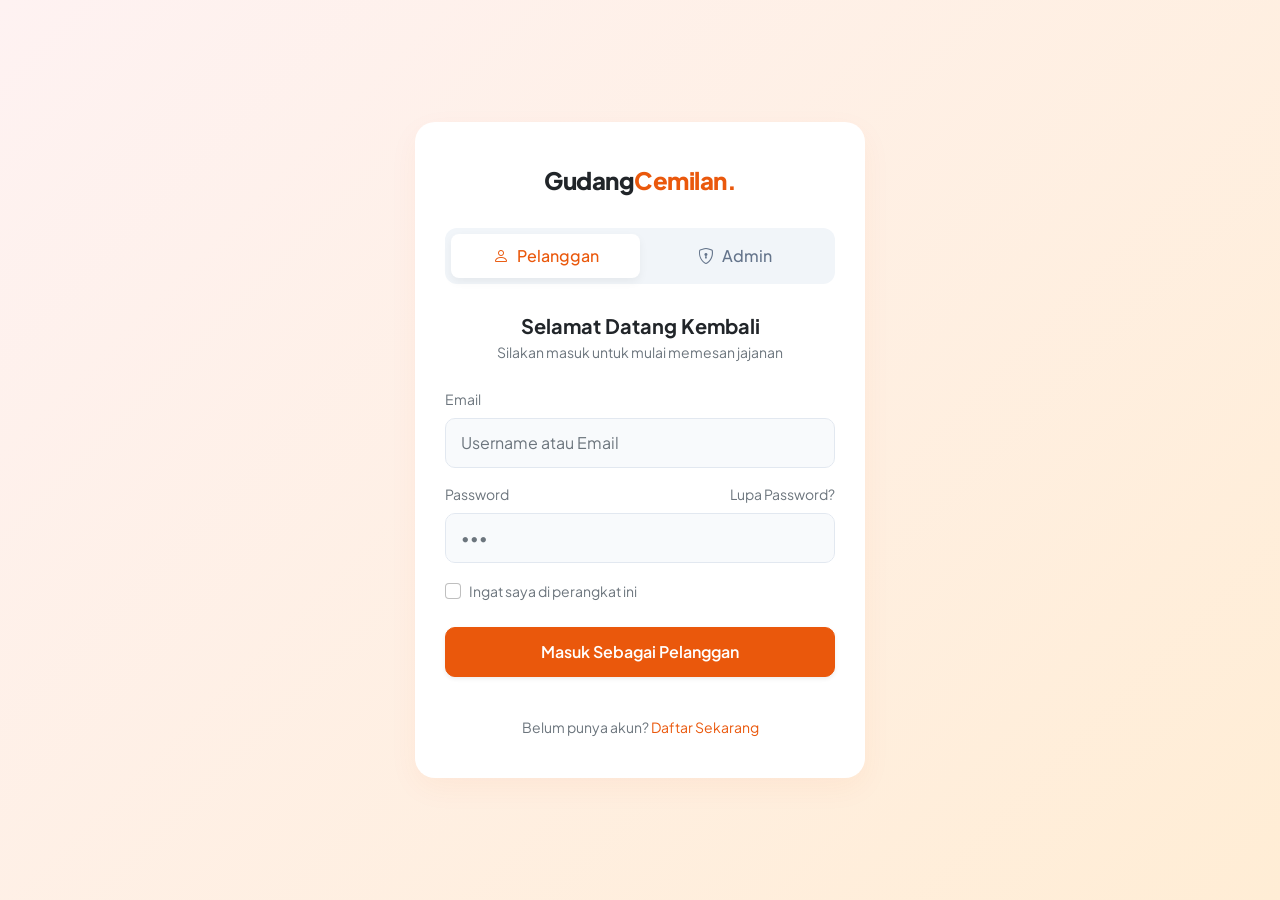
<file: index.html>
<!DOCTYPE html>
<html lang="id">

<head>
    <meta charset="UTF-8">
    <meta name="viewport" content="width=device-width, initial-scale=1.0">
    <title>Masuk | GudangCemilan</title>

    <link href="css/bootstrap.min.css" rel="stylesheet">
    <link href="css/index.css" rel="stylesheet">
    <link rel="stylesheet" href="https://cdn.jsdelivr.net/npm/bootstrap-icons@1.11.0/font/bootstrap-icons.css">
    <link href="https://fonts.googleapis.com/css2?family=Plus+Jakarta+Sans:wght@300;400;500;600;700;800&display=swap" rel="stylesheet">
</head>

<body>

    <div class="login-container mx-3">
        <div class="brand-logo text-dark">
            Gudang<span class="text-primary">Cemilan.</span>
        </div>

        <ul class="nav nav-pills nav-justified nav-pills-custom" id="loginTab" role="tablist">
            <li class="nav-item" role="presentation">
                <button class="nav-link active" id="user-tab" data-bs-toggle="tab" data-bs-target="#user-login"
                    type="button" role="tab">
                    <i class="bi bi-person me-2"></i>Pelanggan
                </button>
            </li>
            <li class="nav-item" role="presentation">
                <button class="nav-link" id="admin-tab" data-bs-toggle="tab" data-bs-target="#admin-login" type="button"
                    role="tab">
                    <i class="bi bi-shield-lock me-2"></i>Admin
                </button>
            </li>
        </ul>

        <div class="tab-content" id="loginTabContent">

            <div class="tab-pane fade show active" id="user-login" role="tabpanel">
                <div class="text-center mb-4">
                    <h5 class="fw-bold mb-1">Selamat Datang Kembali</h5>
                    <p class="text-muted small">Silakan masuk untuk mulai memesan jajanan</p>
                </div>
                <form>
                    <div class="mb-3">
                        <label class="form-label small fw-medium text-secondary">Email</label>
                        <input type="email" class="form-control" placeholder="Username atau Email" required>
                    </div>
                    <div class="mb-3">
                        <div class="d-flex justify-content-between">
                            <label class="form-label small fw-medium text-secondary">Password</label>
                            <a href="#" class="text-decoration-none small text-muted btn-lupa-password">Lupa Password?</a>
                        </div>
                        <input type="password" class="form-control" placeholder="•••" required>
                    </div>
                    <div class="form-check mb-4">
                        <input class="form-check-input" type="checkbox" id="rememberUser">
                        <label class="form-check-label small text-secondary" for="rememberUser">
                            Ingat saya di perangkat ini
                        </label>
                    </div>
                    <button type="submit" class="btn btn-primary btn-login w-100 shadow-sm mb-3">Masuk Sebagai Pelanggan</button>
                </form>
                <div class="text-center mt-4">
                    <p class="small text-secondary mb-0">Belum punya akun? 
                        <a href="#" data-bs-toggle="modal" data-bs-target="#modalDaftar" class="text-decoration-none text-primary fw-medium id-btn-daftar">Daftar Sekarang</a>
                    </p>
                </div>
            </div>

            <div class="tab-pane fade" id="admin-login" role="tabpanel">
                <div class="text-center mb-4">
                    <h5 class="fw-bold mb-1">Admin Portal</h5>
                    <p class="text-muted small">Area khusus manajemen dan pengelolaan toko</p>
                </div>
                <form>
                    <div class="mb-3">
                        <label class="form-label small fw-medium text-secondary">Username / ID Admin</label>
                        <input type="text" class="form-control" placeholder="Username" required>
                    </div>
                    <div class="mb-3">
                        <label class="form-label small fw-medium text-secondary">Password Keamanan</label>
                        <input type="password" class="form-control" placeholder="•••" required>
                    </div>
                    <button type="submit" class="btn btn-dark btn-login w-100 shadow-sm">Masuk Dashboard</button>
                </form>
            </div>

        </div>
    </div>

    <div class="modal fade" id="modalDaftar" tabindex="-1" aria-labelledby="modalDaftarLabel" aria-hidden="true">
        <div class="modal-dialog modal-dialog-centered">
            <div class="modal-content">
                <div class="modal-header border-0 py-3">
                    <h5 class="modal-title fw-bold text-dark" id="modalDaftarLabel">
                        <i class="bi bi-person-plus-fill text-primary me-2"></i>Gabung GudangCemilan
                    </h5>
                    <button type="button" class="btn-close" data-bs-shadow="none" data-bs-dismiss="modal" aria-label="Close"></button>
                </div>
                <div class="modal-body px-4 pb-4">
                    <p class="text-muted small mb-4">Buat akun Anda sekarang untuk mendapatkan promo diskon ongkir jajanan Bandung!</p>
                    <form id="formPendaftaran">
                        <div class="mb-3">
                            <label class="form-label small fw-medium text-secondary">Nama Lengkap</label>
                            <input type="text" id="regNama" class="form-control" placeholder="Masukkan nama lengkap Anda" required>
                        </div>
                        <div class="mb-3">
                            <label class="form-label small fw-medium text-secondary">Alamat Email</label>
                            <input type="email" id="regEmail" class="form-control" placeholder="contoh@email.com" required>
                        </div>
                        <div class="mb-3">
                            <label class="form-label small fw-medium text-secondary">Password Baru (Minimal 6 karakter)</label>
                            <input type="password" id="regPassword" class="form-control" placeholder="••••••••" minlength="6" required>
                        </div>
                        <button type="submit" class="btn btn-primary w-100 py-2.5 rounded-3 fw-bold shadow-sm mt-2">Buat Akun Sekarang</button>
                    </form>
                </div>
            </div>
        </div>
    </div>

    <script src="js/bootstrap.bundle.js"></script>
    <script src="js/login.js"></script>
</body>

</html>
</file>
<file: css/index.css>
:root {
            --primary-dark: #0f172a;
            --accent-brand: #ea580c; 
            --bg-workspace: #f8fafc;
        }

        html {
            scroll-behavior: smooth;
            scroll-padding-top: 90px;
        }

        body {
            animation: fadeInAnimation ease 0.6s;
            animation-iteration-count: 1;
            animation-fill-mode: forwards;
        }

        @keyframes fadeInAnimation {
            0% {
                opacity: 0;
                transform: translateY(10px);
            }
            100% {
                opacity: 1;
                transform: translateY(0);
            }
        }

        body {
            font-family: 'Plus Jakarta Sans', sans-serif;
            background: linear-gradient(135deg, #fef2f2 0%, #ffedd5 100%);
            min-height: 100vh;
            display: flex;
            align-items: center;
            justify-content: center;
        }

        .login-container {
            background-color: #ffffff;
            border-radius: 20px;
            box-shadow: 0 10px 30px rgba(234, 88, 12, 0.05);
            overflow: hidden;
            max-width: 450px;
            width: 100%;
            padding: 40px 30px;
        }

        .brand-logo {
            font-size: 24px;
            font-weight: 800;
            letter-spacing: -0.5px;
            text-align: center;
            margin-bottom: 30px;
        }

        .nav-pills-custom {
            background-color: #f1f5f9;
            padding: 6px;
            border-radius: 12px;
            margin-bottom: 30px;
        }

        .nav-pills-custom .nav-link {
            color: #64748b;
            font-weight: 500;
            border-radius: 8px;
            padding: 10px 0;
            transition: all 0.3s ease;
        }

        .nav-pills-custom .nav-link.active {
            background-color: #ffffff;
            color: var(--accent-brand);
            box-shadow: 0 4px 10px rgba(0, 0, 0, 0.05);
        }

        .form-control {
            padding: 12px 15px;
            border-radius: 10px;
            border: 1px solid #e2e8f0;
            background-color: #f8fafc;
        }

        .form-control:focus {
            background-color: #fff;
            border-color: var(--accent-brand);
            box-shadow: 0 0 0 4px rgba(234, 88, 12, 0.15);
        }

        .btn-login {
            padding: 12px;
            border-radius: 10px;
            font-weight: 600;
            transition: all 0.3s;
        }

        .btn-primary {
            background-color: var(--accent-brand);
            border-color: var(--accent-brand);
        }
        .btn-primary:hover {
            background-color: #c2410c;
            border-color: #c2410c;
        }

        .form-check-input:checked {
            background-color: var(--accent-brand);
            border-color: var(--accent-brand);
        }

        .text-primary {
            color: var(--accent-brand) !important;
        }

        /* Desain Custom untuk Pop-up Modal Register */
        .modal-content {
            border-radius: 20px;
            border: none;
            box-shadow: 0 15px 40px rgba(0,0,0,0.1);
        }
        .modal-header {
            background: linear-gradient(135deg, #fff5f5 0%, #fff7ed 100%);
            border-top-left-radius: 20px;
            border-top-right-radius: 20px;
        }
</file>
